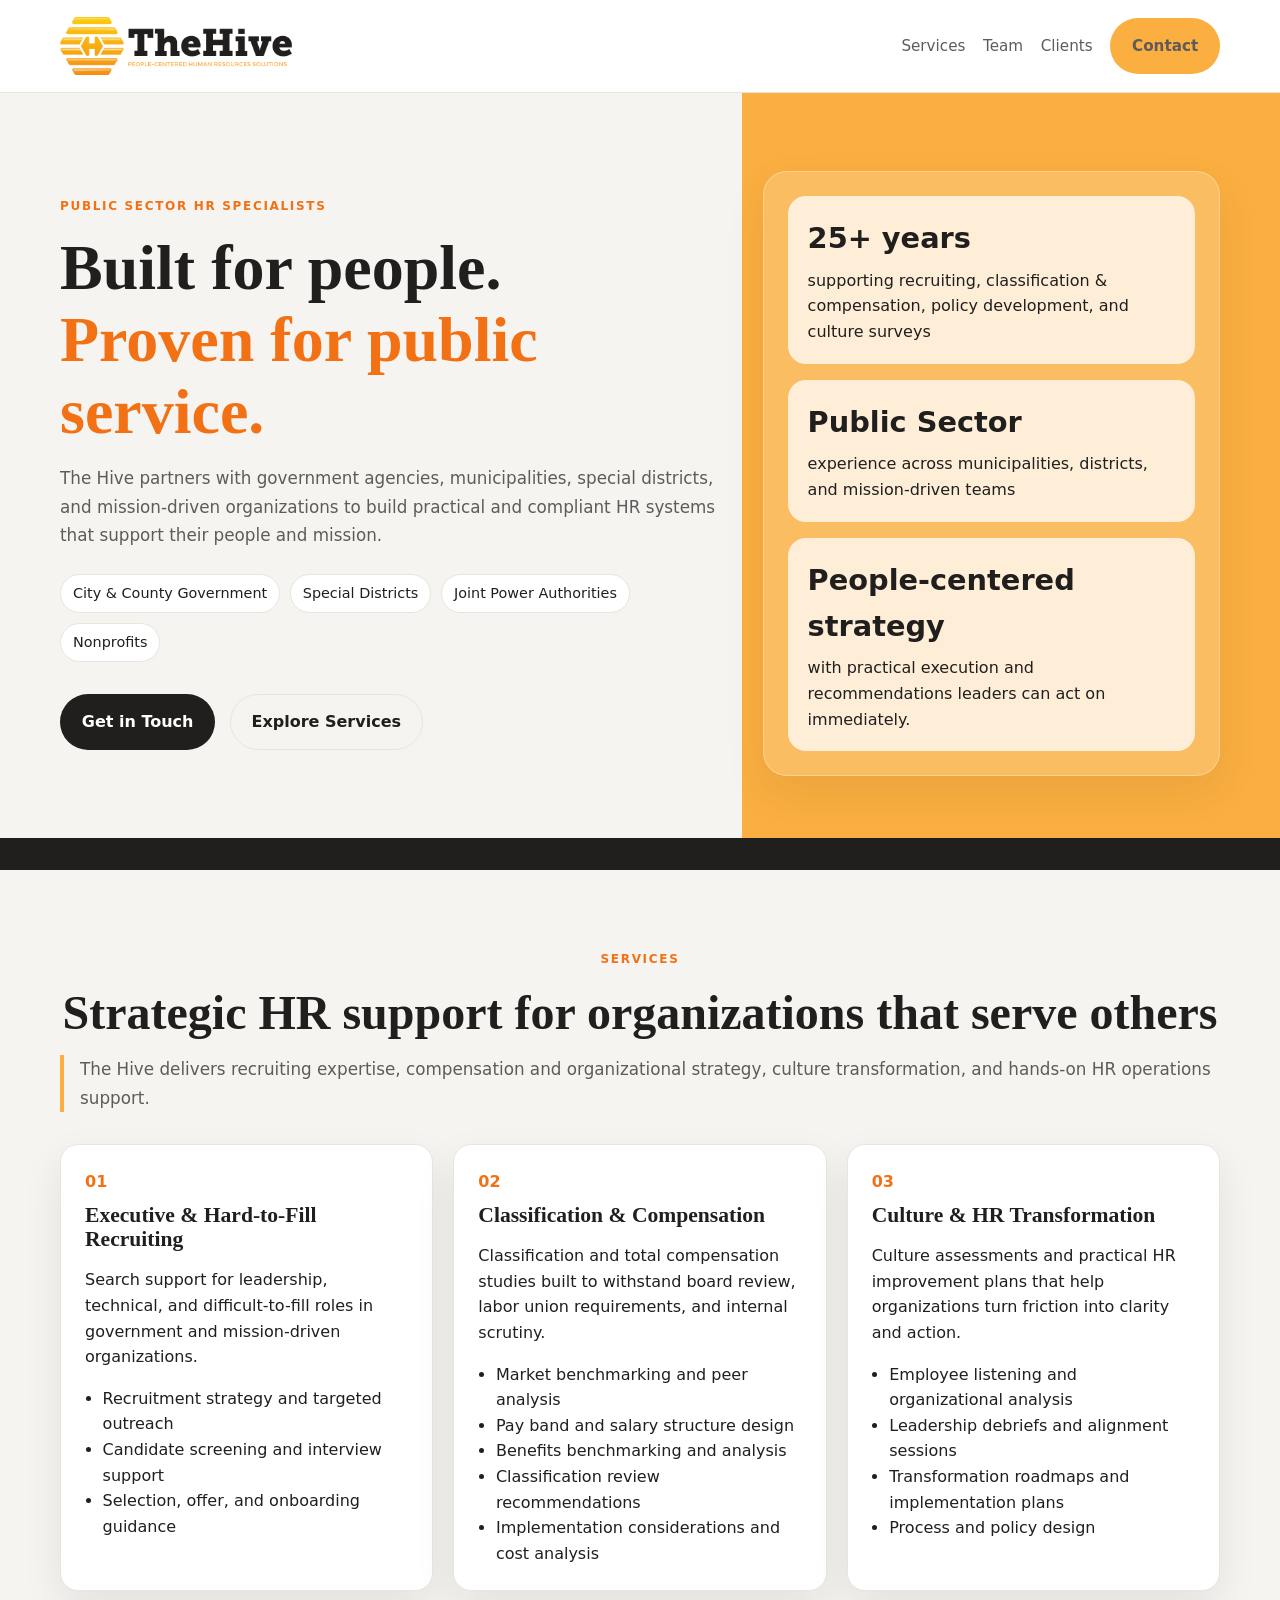
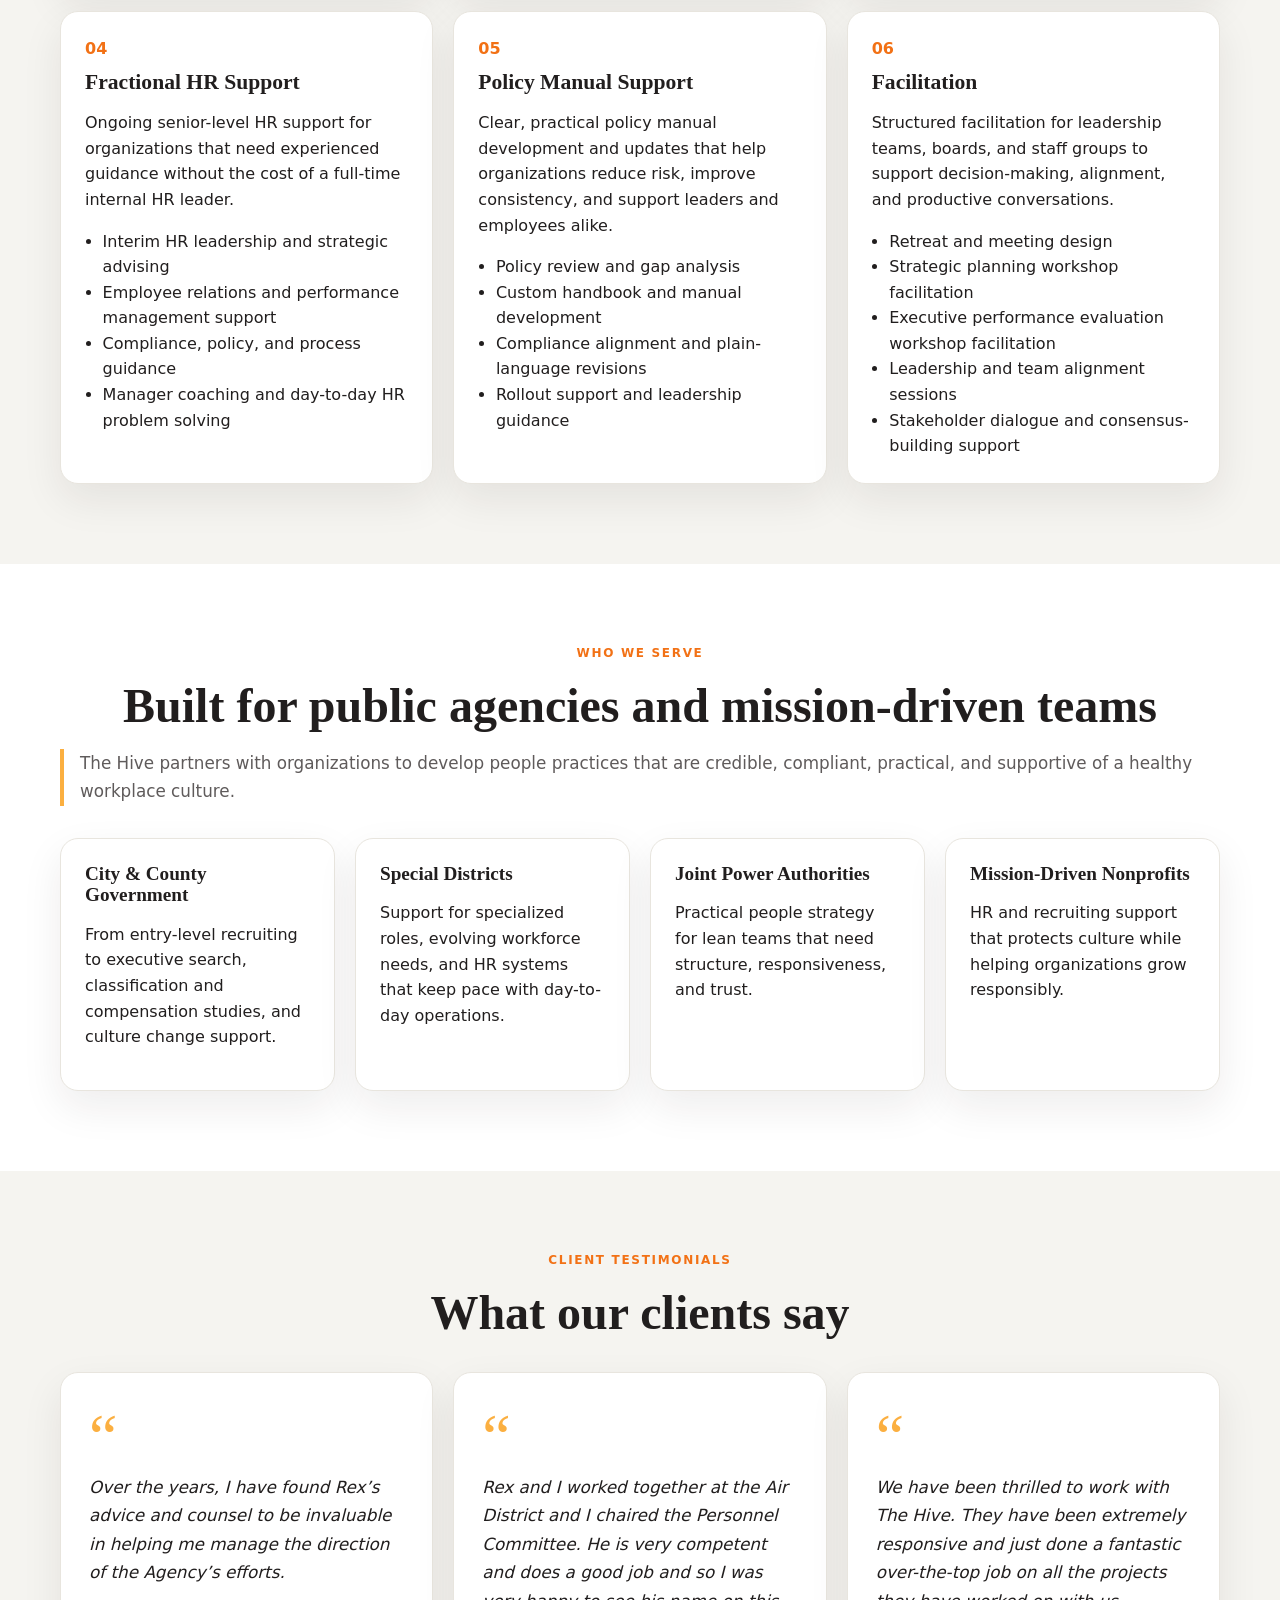
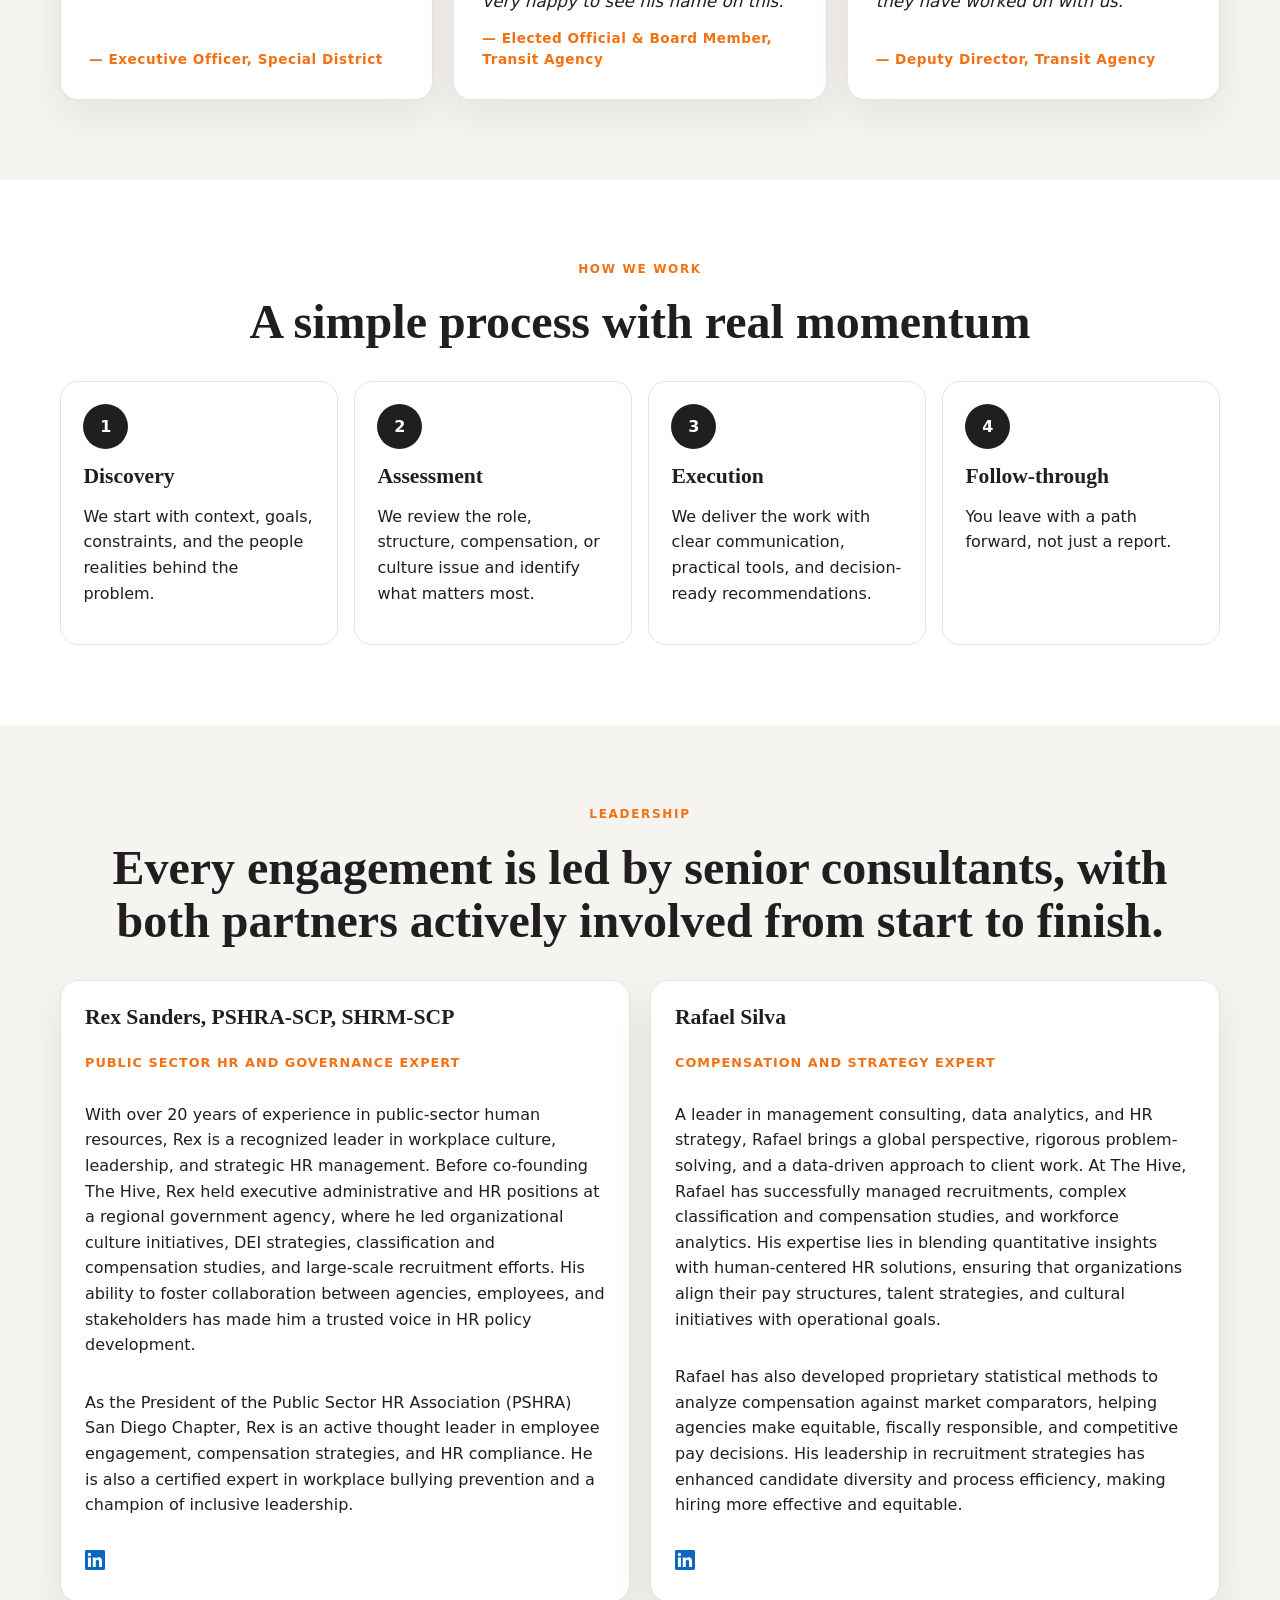
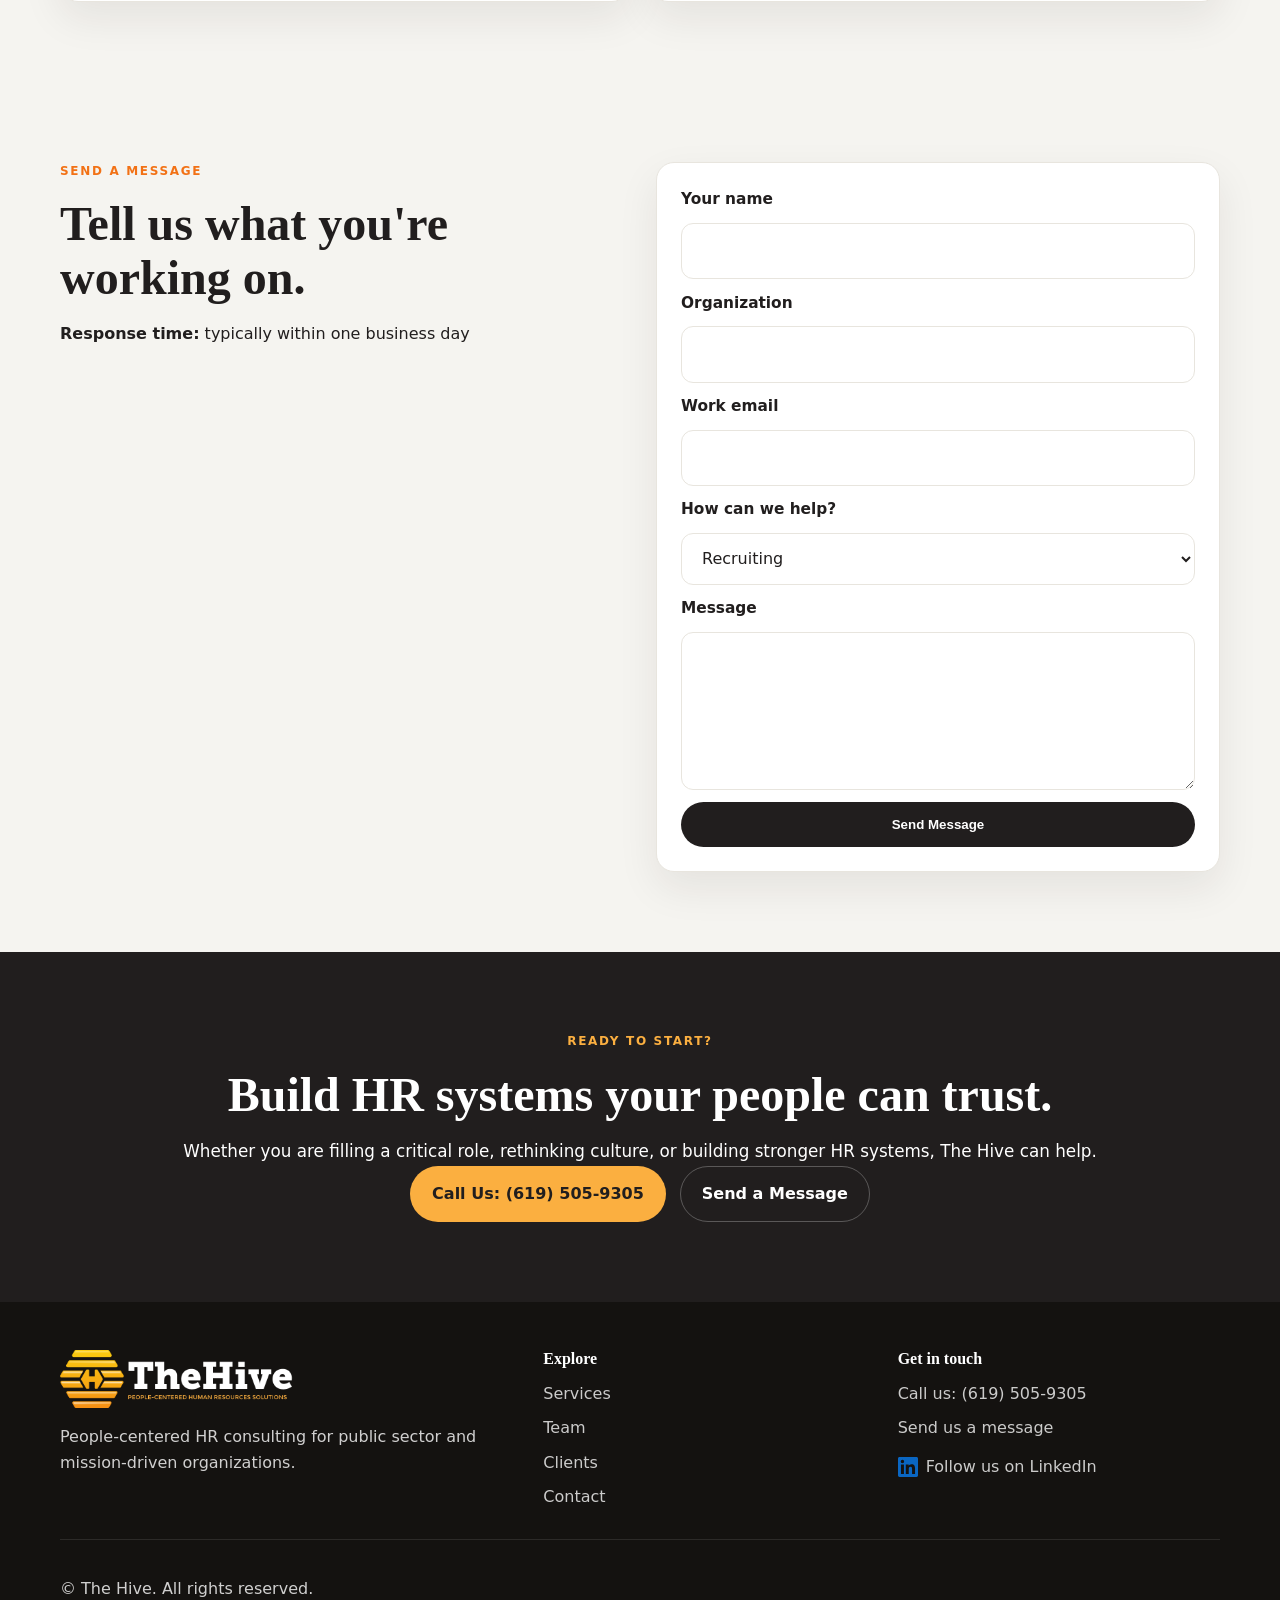
<file: index.html>
<!DOCTYPE html>
<html lang="en">
<head>
  <meta charset="UTF-8">
  <meta name="viewport" content="width=device-width, initial-scale=1.0">
  <title>The Hive | People-Centered Human Resources Solutions</title>
  <meta name="description" content="The Hive helps public agencies and mission-driven organizations build stronger recruiting, compensation, culture, and HR systems.">
  <meta name="theme-color" content="#FBAF40">
  <link rel="stylesheet" href="/styles.css">
  <link rel="icon" type="image/png" href="/assets/thehive-icon.png">
  <link rel="canonical" href="https://thehive.consulting/">
</head>
<body>
  <header class="site-header">
    <div class="wrap header-inner">
      <a class="brand" href="#top" aria-label="The Hive home">
        <img src="/assets/thehive-logo.png" alt="The Hive logo">
      </a>
      <nav class="site-nav" aria-label="Primary navigation">
        <a href="#services">Services</a>
        <a href="#team">Team</a>
        <a href="/clients">Clients</a>
        <a class="btn btn-gold" href="#contact">Contact</a>
      </nav>
    </div>
  </header>

  <main id="top">
    <section class="hero">
      <div class="wrap hero-grid">
        <div class="hero-copy">
          <p class="eyebrow">Public Sector HR Specialists</p>
          <h1>Built for people.<br><span class="hero-emphasis">Proven for public service.</span></h1>
          <p class="lead">The Hive partners with government agencies, municipalities, special districts, and mission-driven organizations to build practical and compliant HR systems that support their people and mission.</p>
          <div class="pill-row" aria-label="Sectors served">
            <span>City &amp; County Government</span>
            <span>Special Districts</span>
            <span>Joint Power Authorities</span>
            <span>Nonprofits</span>
          </div>
          <div class="hero-actions">
            <a class="btn btn-dark" href="#contact">Get in Touch</a>
            <a class="btn btn-outline" href="#services">Explore Services</a>
          </div>
        </div>
        <aside class="hero-panel" aria-label="Highlights">
          <div class="stat">
            <strong>25+ years</strong>
            <span>supporting recruiting, classification & compensation, policy development, and culture surveys</span>
          </div>
          <div class="stat">
            <strong>Public Sector</strong>
            <span>experience across municipalities, districts, and mission-driven teams</span>
          </div>
          <div class="stat quote-card">
            <strong>People-centered strategy</strong>
            <span>with practical execution and recommendations leaders can act on immediately.</span>
          </div>
        </aside>
      </div>
    </section>

    <section class="proof-bar">
      <div class="wrap proof-grid">
      </div>
    </section>

    <section class="section light" id="services">
      <div class="wrap narrow-center">
        <p class="section-label">Services</p>
        <h2>Strategic HR support for organizations that serve others</h2>
        <p class="section-intro services-intro">
          The Hive delivers recruiting expertise, compensation and organizational strategy, culture transformation, and hands-on HR operations support.
        </p>
      </div>

      <div class="wrap">
        <div class="card-grid three-up">
          <article class="info-card">
            <p class="card-number">01</p>
            <h3>Executive &amp; Hard-to-Fill Recruiting</h3>
            <p>Search support for leadership, technical, and difficult-to-fill roles in government and mission-driven organizations.</p>
            <ul>
              <li>Recruitment strategy and targeted outreach</li>
              <li>Candidate screening and interview support</li>
              <li>Selection, offer, and onboarding guidance</li>
            </ul>
          </article>

          <article class="info-card">
            <p class="card-number">02</p>
            <h3>Classification &amp; Compensation</h3>
            <p>Classification and total compensation studies built to withstand board review, labor union requirements, and internal scrutiny.</p>
            <ul>
              <li>Market benchmarking and peer analysis</li>
              <li>Pay band and salary structure design</li>
              <li>Benefits benchmarking and analysis</li>
              <li>Classification review recommendations</li>
              <li>Implementation considerations and cost analysis</li>
            </ul>
          </article>

          <article class="info-card">
            <p class="card-number">03</p>
            <h3>Culture &amp; HR Transformation</h3>
            <p>Culture assessments and practical HR improvement plans that help organizations turn friction into clarity and action.</p>
            <ul>
              <li>Employee listening and organizational analysis</li>
              <li>Leadership debriefs and alignment sessions</li>
              <li>Transformation roadmaps and implementation plans</li>
              <li>Process and policy design</li>
            </ul>
          </article>

          <article class="info-card">
            <p class="card-number">04</p>
            <h3>Fractional HR Support</h3>
            <p>Ongoing senior-level HR support for organizations that need experienced guidance without the cost of a full-time internal HR leader.</p>
            <ul>
              <li>Interim HR leadership and strategic advising</li>
              <li>Employee relations and performance management support</li>
              <li>Compliance, policy, and process guidance</li>
              <li>Manager coaching and day-to-day HR problem solving</li>
            </ul>
          </article>

          <article class="info-card">
            <p class="card-number">05</p>
            <h3>Policy Manual Support</h3>
            <p>Clear, practical policy manual development and updates that help organizations reduce risk, improve consistency, and support leaders and employees alike.</p>
            <ul>
              <li>Policy review and gap analysis</li>
              <li>Custom handbook and manual development</li>
              <li>Compliance alignment and plain-language revisions</li>
              <li>Rollout support and leadership guidance</li>
            </ul>
          </article>

          <article class="info-card">
            <p class="card-number">06</p>
            <h3>Facilitation</h3>
            <p>Structured facilitation for leadership teams, boards, and staff groups to support decision-making, alignment, and productive conversations.</p>
            <ul>
              <li>Retreat and meeting design</li>
              <li>Strategic planning workshop facilitation</li>
              <li>Executive performance evaluation workshop facilitation</li>
              <li>Leadership and team alignment sessions</li>
              <li>Stakeholder dialogue and consensus-building support</li>
            </ul>
          </article>
        </div>
      </div>
    </section>

    <section class="section" id="audience">
      <div class="wrap narrow-center">
        <p class="section-label">Who We Serve</p>
        <h2>Built for public agencies and mission-driven teams</h2>
        <p class="section-intro audience-intro">The Hive partners with organizations to develop people practices that are credible, compliant, practical, and supportive of a healthy workplace culture.</p>
      </div>
      <div class="wrap card-grid four-up audience-grid">
        <article class="audience-card"><h3>City &amp; County Government</h3><p>From entry-level recruiting to executive search, classification and compensation studies, and culture change support.</p></article>
        <article class="audience-card"><h3>Special Districts</h3><p>Support for specialized roles, evolving workforce needs, and HR systems that keep pace with day-to-day operations.</p></article>
        <article class="audience-card"><h3>Joint Power Authorities</h3><p>Practical people strategy for lean teams that need structure, responsiveness, and trust.</p></article>
        <article class="audience-card"><h3>Mission-Driven Nonprofits</h3><p>HR and recruiting support that protects culture while helping organizations grow responsibly.</p></article>
      </div>
    </section>

    <section class="section light" id="testimonials">
      <div class="wrap narrow-center">
        <p class="section-label">Client Testimonials</p>
        <h2>What our clients say</h2>
      </div>
      <div class="wrap card-grid three-up">
        <article class="testimonial-card">
          <div class="testimonial-quote">&#8220;</div>
          <blockquote>
            <p>Over the years, I have found Rex’s advice and counsel to be invaluable in helping me manage the direction of the Agency’s efforts.</p>
          </blockquote>
          <cite>&mdash; Executive Officer, Special District</cite>
        </article>
        <article class="testimonial-card">
          <div class="testimonial-quote">&#8220;</div>
          <blockquote>
            <p>Rex and I worked together at the Air District and I chaired the Personnel Committee. He is very competent and does a good job and so I was very happy to see his name on this.</p>
          </blockquote>
          <cite>&mdash; Elected Official &amp; Board Member, Transit Agency</cite>
        </article>
        <article class="testimonial-card">
          <div class="testimonial-quote">&#8220;</div>
          <blockquote>
            <p>We have been thrilled to work with The Hive. They have been extremely responsive and just done a fantastic over-the-top job on all the projects they have worked on with us.</p>
          </blockquote>
          <cite>&mdash; Deputy Director, Transit Agency</cite>
        </article>
      </div>
    </section>

    <section class="section" id="process">
      <div class="wrap narrow-center">
        <p class="section-label">How We Work</p>
        <h2>A simple process with real momentum</h2>
      </div>
      <div class="wrap steps-grid">
        <article><span>1</span><h3>Discovery</h3><p>We start with context, goals, constraints, and the people realities behind the problem.</p></article>
        <article><span>2</span><h3>Assessment</h3><p>We review the role, structure, compensation, or culture issue and identify what matters most.</p></article>
        <article><span>3</span><h3>Execution</h3><p>We deliver the work with clear communication, practical tools, and decision-ready recommendations.</p></article>
        <article><span>4</span><h3>Follow-through</h3><p>You leave with a path forward, not just a report.</p></article>
      </div>
    </section>

    <section class="section light" id="team">
      <div class="wrap narrow-center">
        <p class="section-label">Leadership</p>
        <h2>Every engagement is led by senior consultants, with both partners actively involved from start to finish.</h2>
      </div>
      <div class="wrap card-grid two-up">
        <article class="team-card">
          <h3>Rex Sanders, PSHRA-SCP, SHRM-SCP</h3>
          <p class="role">Public Sector HR and Governance Expert</p>
          <p>With over 20 years of experience in public-sector human resources, Rex is a recognized leader in workplace culture, leadership, and strategic HR management. Before co-founding The Hive, Rex held executive administrative and HR positions at a regional government agency, where he led organizational culture initiatives, DEI strategies, classification and compensation studies, and large-scale recruitment efforts. His ability to foster collaboration between agencies, employees, and stakeholders has made him a trusted voice in HR policy development.</p>
          <p>As the President of the Public Sector HR Association (PSHRA) San Diego Chapter, Rex is an active thought leader in employee engagement, compensation strategies, and HR compliance. He is also a certified expert in workplace bullying prevention and a champion of inclusive leadership.</p>
          <div class="team-actions">
            <a class="linkedin-link" href="https://www.linkedin.com/in/rexsanders/" target="_blank" rel="noopener noreferrer" aria-label="Rex Sanders on LinkedIn">
              <img src="/assets/linkedin-icon.svg" alt="" class="linkedin-icon">
            </a>
          </div>
        </article>
        <article class="team-card">
          <h3>Rafael Silva</h3>
          <p class="role">Compensation and strategy expert</p>
          <p>A leader in management consulting, data analytics, and HR strategy, Rafael brings a global perspective, rigorous problem-solving, and a data-driven approach to client work. At The Hive, Rafael has successfully managed recruitments, complex classification and compensation studies, and workforce analytics. His expertise lies in blending quantitative insights with human-centered HR solutions, ensuring that organizations align their pay structures, talent strategies, and cultural initiatives with operational goals.</p>
          <p>Rafael has also developed proprietary statistical methods to analyze compensation against market comparators, helping agencies make equitable, fiscally responsible, and competitive pay decisions. His leadership in recruitment strategies has enhanced candidate diversity and process efficiency, making hiring more effective and equitable.</p>
          <div class="team-actions">
            <a class="linkedin-link" href="https://www.linkedin.com/in/rafael-a-silva/" target="_blank" rel="noopener noreferrer" aria-label="Rafael Silva on LinkedIn">
              <img src="/assets/linkedin-icon.svg" alt="" class="linkedin-icon">
            </a>
          </div>
        </article>
      </div>
    </section>

    <section class="section light" id="contact">
      <div class="wrap split-grid contact-grid">
        <div>
          <p class="section-label">Send a Message</p>
          <h2>Tell us what you're working on.</h2>
          <div class="contact-details">
            <p><strong>Response time:</strong> typically within one business day</p>
          </div>
        </div>
        <div class="form-shell">
          <form name="contact" method="POST" data-netlify="true" netlify-honeypot="bot-field" action="/thanks.html" class="contact-form">
            <input type="hidden" name="form-name" value="contact">
            <p class="bot-field-wrapper" aria-hidden="true">
              <label>Bots: <input name="bot-field" tabindex="-1" autocomplete="off"></label>
            </p>

            <label for="name">Your name</label>
            <input id="name" name="name" type="text" required>

            <label for="organization">Organization</label>
            <input id="organization" name="organization" type="text">

            <label for="email">Work email</label>
            <input id="email" name="email" type="email" required>

            <label for="help_type">How can we help?</label>
            <select id="help_type" name="help_type">
              <option value="Recruiting">Recruiting</option>
              <option value="Classification">Classification</option>
              <option value="Compensation">Compensation</option>
              <option value="Culture">Culture</option>
              <option value="HR Operations">HR Operations</option>
              <option value="General Inquiry">General Inquiry</option>
            </select>

            <label for="message">Message</label>
            <textarea id="message" name="message" rows="5" required></textarea>

            <button class="btn btn-dark" type="submit">Send Message</button>
          </form>
        </div>
      </div>
    </section>

    <section class="section cta-band">
      <div class="wrap narrow-center cta-center">
        <p class="section-label on-dark">Ready to Start?</p>
        <h2 class="on-dark">Build HR systems your people can trust.</h2>
        <p class="section-intro on-dark">Whether you are filling a critical role, rethinking culture, or building stronger HR systems, The Hive can help.
        </p>
        <div class="hero-actions center">
          <a class="btn btn-gold" href="tel:+16195059305">Call Us: (619) 505-9305</a>
          <a class="btn btn-outline-light" href="#contact">Send a Message</a>
        </div>
      </div>
    </section>
  </main>

  <footer class="site-footer">
    <div class="wrap footer-grid">
      <div>
        <img class="footer-logo" src="/assets/thehive-logo-black.png" alt="The Hive logo">
        <p>People-centered HR consulting for public sector and mission-driven organizations.</p>
      </div>
      <div>
        <h3>Explore</h3>
        <a href="#services">Services</a>
        <a href="#team">Team</a>
        <a href="/clients">Clients</a>
        <a href="#contact">Contact</a>
      </div>
      <div>
        <h3>Get in touch</h3>
        <a href="tel:+16195059305">Call us: (619) 505-9305</a>
        <a href="#contact">Send us a message</a>
        <a class="footer-linkedin" href="https://www.linkedin.com/company/the_hive_consulting/" target="_blank" rel="noopener noreferrer">
          <img src="/assets/linkedin-icon.svg" alt="LinkedIn" class="linkedin-icon">
          Follow us on LinkedIn
        </a>
      </div>
    </div>
    <div class="wrap footer-bottom">
      <p>&copy; The Hive. All rights reserved.</p>
    </div>
  </footer>
</body>
</html>
</file>
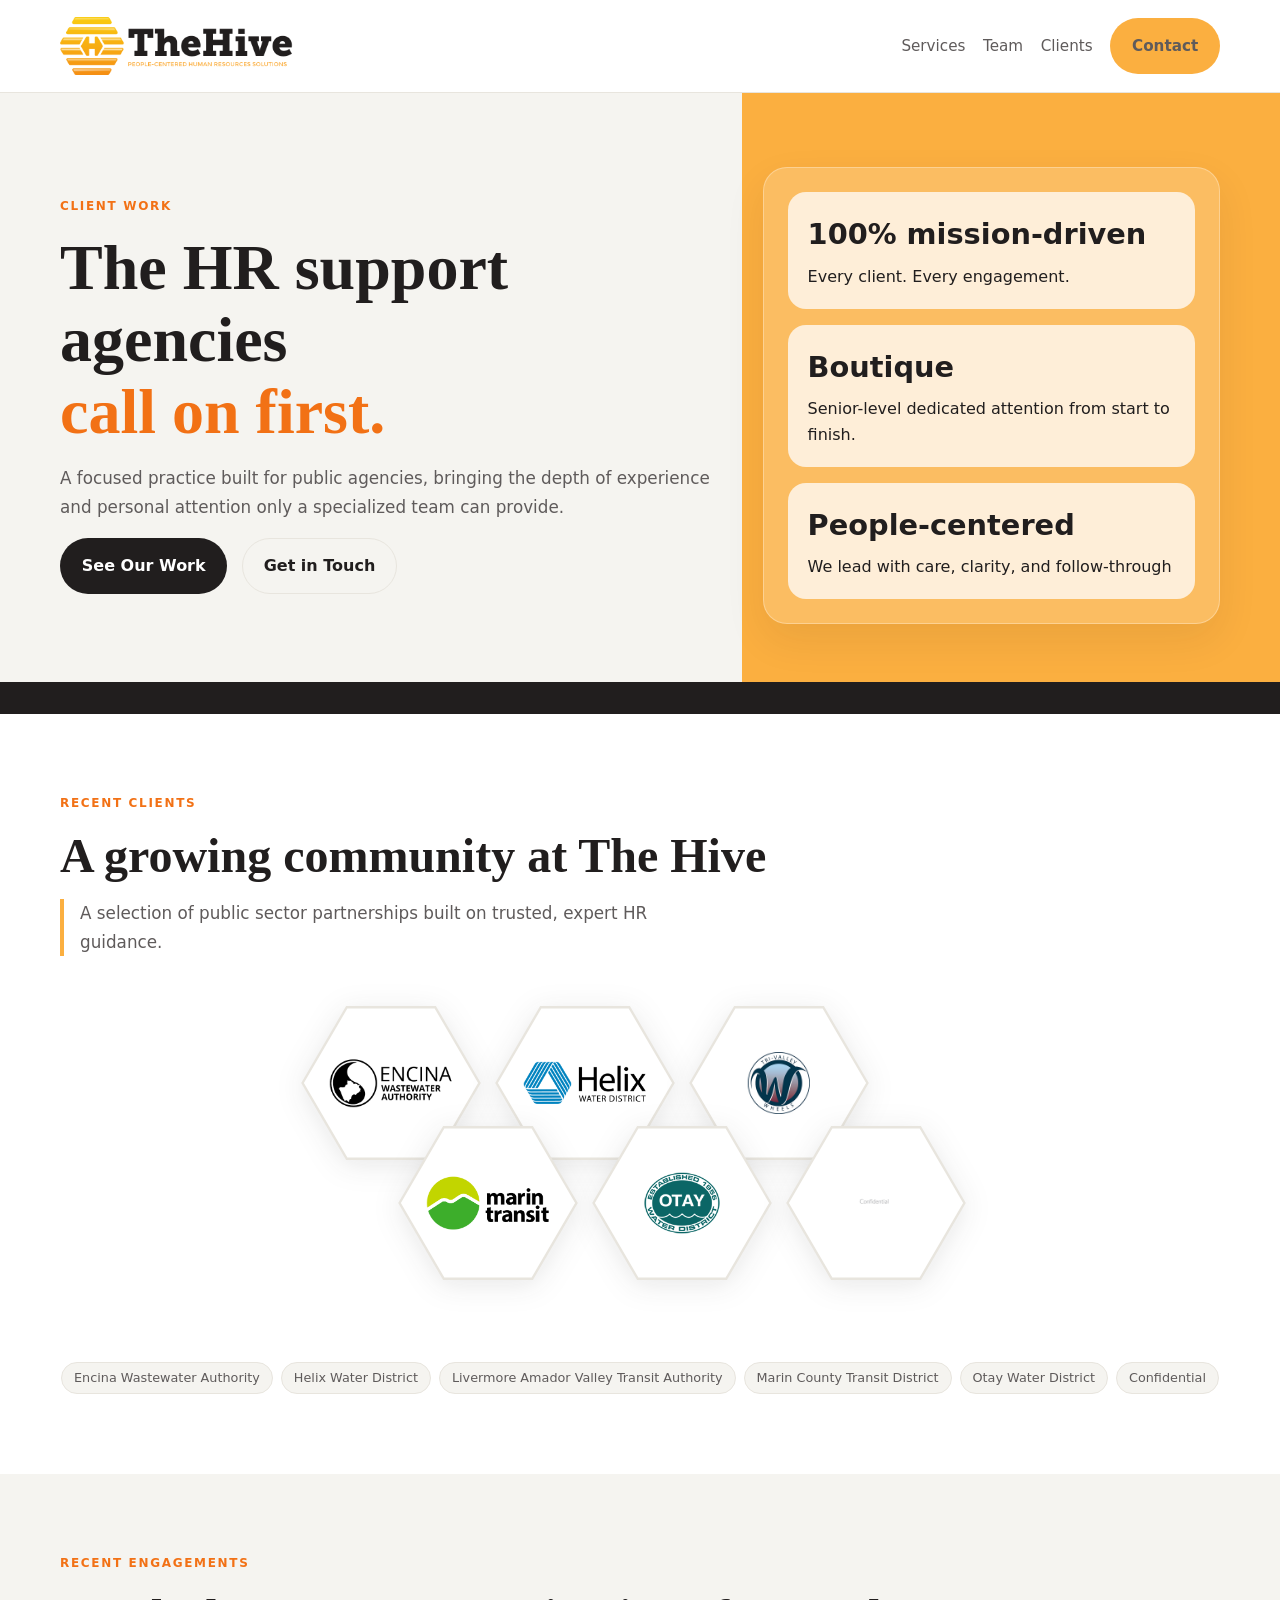
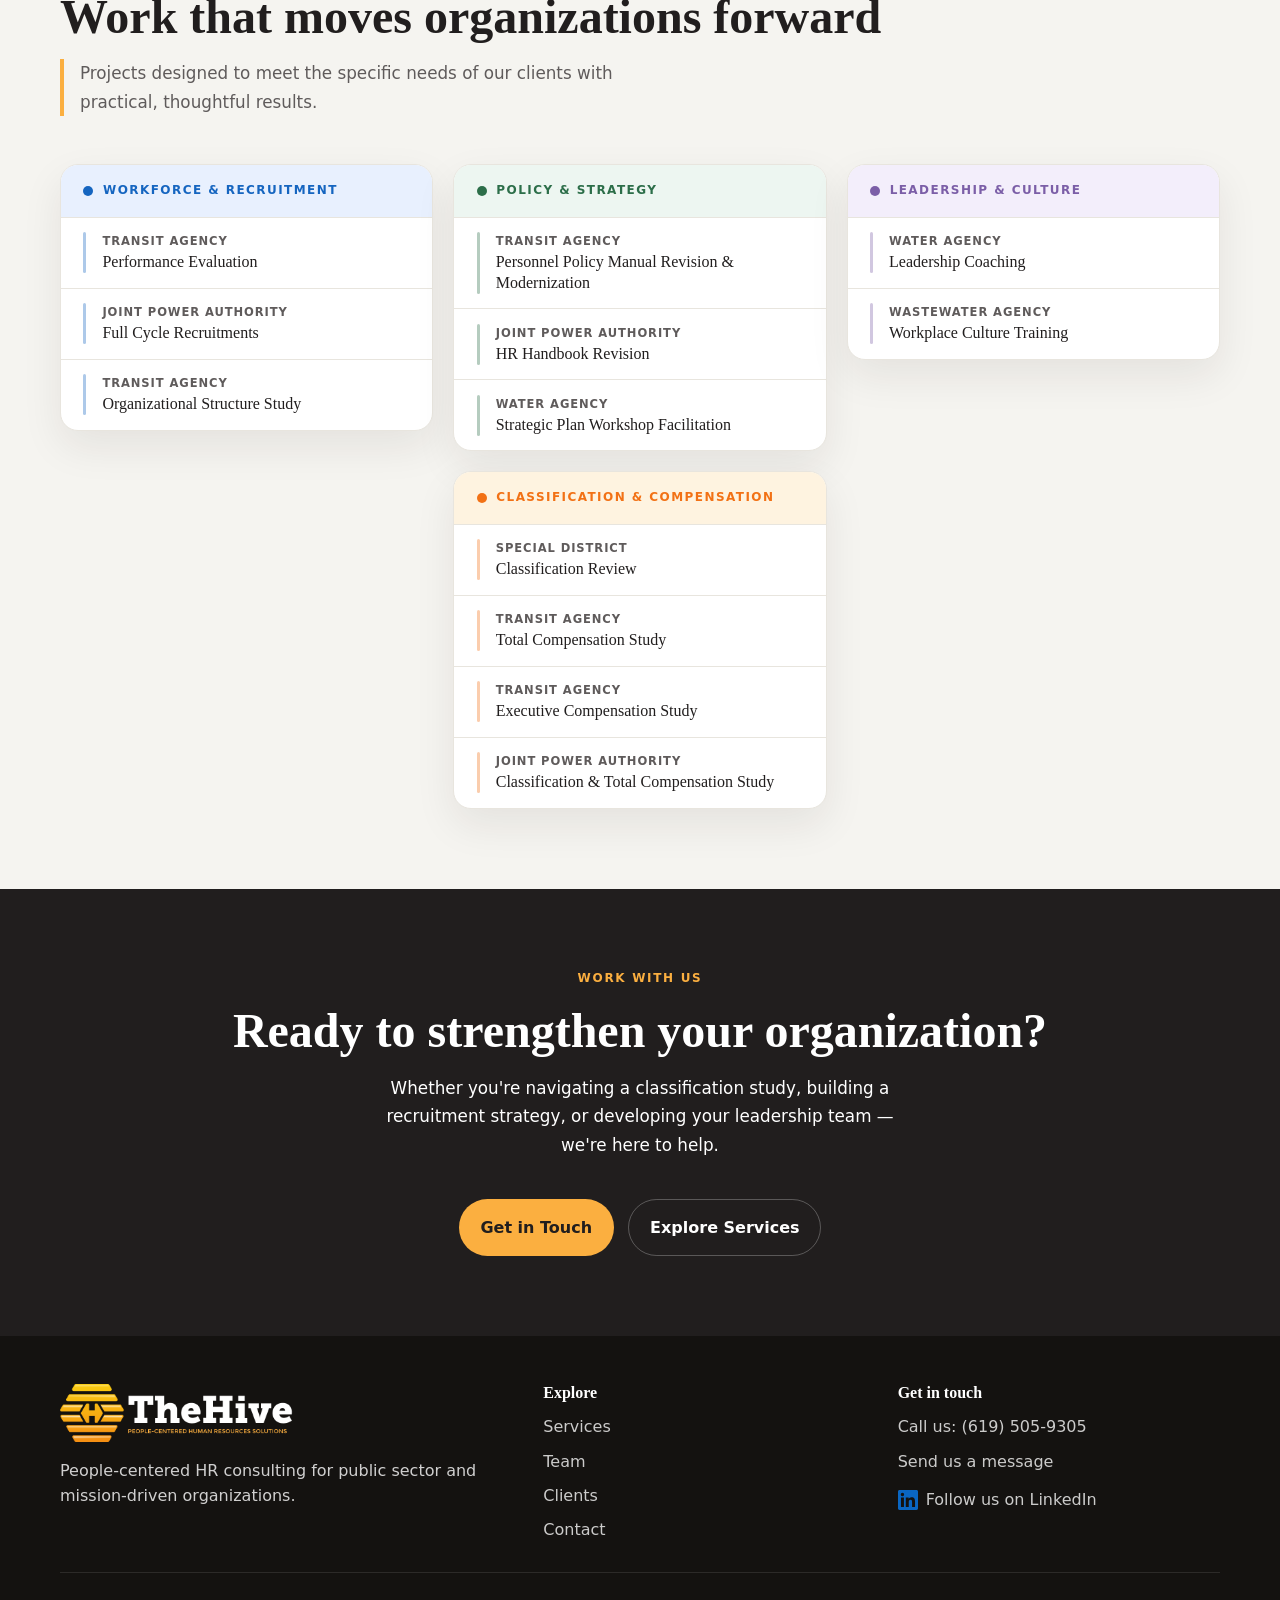
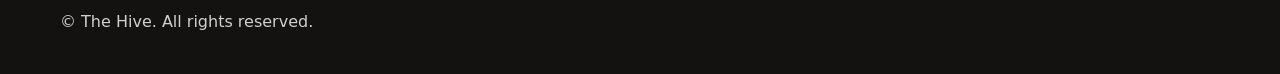
<file: clients.html>
<!DOCTYPE html>
<html lang="en">
<head>
  <meta charset="UTF-8">
  <meta name="viewport" content="width=device-width, initial-scale=1.0">
  <title>Clients | The Hive Consulting</title>
  <meta name="description" content="The Hive partners with California public agencies — transportation, water, and wastewater districts — on compensation, classification, recruiting, and organizational strategy.">
  <meta name="theme-color" content="#FBAF40">
  <link rel="stylesheet" href="/styles.css">
  <link rel="stylesheet" href="/clients.css">
  <link rel="icon" type="image/png" href="/assets/thehive-icon.png">
  <link rel="canonical" href="https://thehive.consulting/clients">

</head>
<body>

  <!-- ── HEADER ─────────────────────────────────────────────────────────── -->
  <header class="site-header">
    <div class="wrap header-inner">
      <a class="brand" href="/" aria-label="The Hive home">
        <img src="/assets/thehive-logo.png" alt="The Hive logo">
      </a>
      <nav class="site-nav" aria-label="Primary navigation">
        <a href="/#services">Services</a>
        <a href="/#team">Team</a>
        <a href="/clients" aria-current="page">Clients</a>
        <a class="btn btn-gold" href="/#contact">Contact</a>
      </nav>
    </div>
  </header>

  <main id="top">

    <!-- ── HERO ──────────────────────────────────────────────────────────── -->
    <section class="hero">
      <div class="wrap hero-grid">

        <div class="hero-copy">
          <p class="eyebrow">Client Work</p>
          <h1>The HR support agencies<br>
            <span class="hero-emphasis">call on first.</span>
          </h1>
          <p class="lead">A focused practice built for public agencies, bringing the depth of experience and personal attention only a specialized team can provide.</p>
          <div class="hero-actions">
            <a class="btn btn-dark" href="#engagements">See Our Work</a>
            <a class="btn btn-outline" href="/#contact">Get in Touch</a>
          </div>
        </div>

        <aside class="hero-panel" aria-label="Why The Hive">
          <div class="stat">
            <strong>100% mission-driven</strong>
            <span>Every client. Every engagement.</span>
          </div>
          <div class="stat">
            <strong>Boutique</strong>
            <span>Senior-level dedicated attention from start to finish.</span>
          </div>
          <div class="stat">
            <strong>People-centered</strong>
            <span>We lead with care, clarity, and follow-through</span>
          </div>
        </aside>

      </div>
    </section>

    <!-- ── PROOF BAR ──────────────────────────────────────────────────────── -->
    <section class="proof-bar">
      <div class="wrap proof-grid">
      </div>
    </section>

    <!-- ── CLIENTS HONEYCOMB ──────────────────────────────────────────────── -->
    <section class="section" id="clients">
      <div class="wrap">
        <p class="section-label">Recent Clients</p>
        <h2>A growing community at The Hive</h2>
        <p class="section-intro clients-intro">
          A selection of public sector partnerships built on trusted, expert HR guidance.
        </p>

        <div class="hex-grid-outer">
          <div class="hex-grid-container">

            <!-- Row 0 ─────────────────────────────────────────────────────── -->

            <!-- Cell 0 — Encina Wastewater Authority -->
            <a class="hex-cell" href="https://www.encinajpa.com" target="_blank" rel="noopener noreferrer" aria-label="Visit Encina Wastewater Authority website" title="Encina Wastewater Authority"
               style="left:0px; top:0px;">
              <svg viewBox="0 0 114 100" width="180" height="158" style="position:absolute;inset:0;overflow:visible;">
                <polygon class="hex-poly" points="29,2 85,2 113,50 85,98 29,98 1,50"/>
              </svg>
              <div class="hex-content">
                <img class="hex-logo" src="/assets/encina-logo.png" alt="Encina Wastewater Authority"
                     onerror="this.closest('.hex-content').classList.add('logo-failed')">
                <span class="hex-fallback">EWA</span>
              </div>
              <div class="hex-tooltip">Encina Wastewater Authority</div>
            </a>

            <!-- Cell 1 — Helix Water District -->
            <a class="hex-cell" href="https://www.hwd.com" target="_blank" rel="noopener noreferrer" aria-label="Visit Helix Water District website" title="Helix Water District"
               style="left:194px; top:0px;">
              <svg viewBox="0 0 114 100" width="180" height="158" style="position:absolute;inset:0;overflow:visible;">
                <polygon class="hex-poly" points="29,2 85,2 113,50 85,98 29,98 1,50"/>
              </svg>
              <div class="hex-content">
                <img class="hex-logo" src="/assets/helix-logo.png" alt="Helix Water District"
                     onerror="this.closest('.hex-content').classList.add('logo-failed')">
                <span class="hex-fallback">HWD</span>
              </div>
              <div class="hex-tooltip">Helix Water District</div>
            </a>

            <!-- Cell 2 — LAVTA -->
            <a class="hex-cell" href="https://www.wheelsbus.com" target="_blank" rel="noopener noreferrer" aria-label="Visit Livermore Amador Valley Transit Authority website" title="Livermore Amador Valley Transit Authority"
               style="left:388px; top:0px;">
              <svg viewBox="0 0 114 100" width="180" height="158" style="position:absolute;inset:0;overflow:visible;">
                <polygon class="hex-poly" points="29,2 85,2 113,50 85,98 29,98 1,50"/>
              </svg>
              <div class="hex-content">
                <img class="hex-logo" src="/assets/lavta-logo.png" alt="Livermore Amador Valley Transit Authority"
                     onerror="this.closest('.hex-content').classList.add('logo-failed')">
                <span class="hex-fallback">LAVTA</span>
              </div>
              <div class="hex-tooltip">Livermore Amador Valley Transit Authority (LAVTA)</div>
            </a>

            <!-- Row 1 (offset) ──────────────────────────────────────────── -->

            <!-- Cell 3 — Marin Transit -->
            <a class="hex-cell" href="https://www.marintransit.org" target="_blank" rel="noopener noreferrer" aria-label="Visit Marin Transit website" title="Marin Transit"
               style="left:97px; top:120px;">
              <svg viewBox="0 0 114 100" width="180" height="158" style="position:absolute;inset:0;overflow:visible;">
                <polygon class="hex-poly" points="29,2 85,2 113,50 85,98 29,98 1,50"/>
              </svg>
              <div class="hex-content">
                <img class="hex-logo" src="/assets/marin-transit-logo.png" alt="Marin Transit"
                     onerror="this.closest('.hex-content').classList.add('logo-failed')">
                <span class="hex-fallback">MT</span>
              </div>
              <div class="hex-tooltip">Marin County Transit District (Marin Transit)</div>
            </a>

            <!-- Cell 4 — Otay Water District -->
            <a class="hex-cell" href="https://www.otaywater.gov" target="_blank" rel="noopener noreferrer" aria-label="Visit Otay Water District website" title="Otay Water District"
               style="left:291px; top:120px;">
              <svg viewBox="0 0 114 100" width="180" height="158" style="position:absolute;inset:0;overflow:visible;">
                <polygon class="hex-poly" points="29,2 85,2 113,50 85,98 29,98 1,50"/>
              </svg>
              <div class="hex-content">
                <img class="hex-logo" src="/assets/otay-logo.png" alt="Otay Water District"
                     onerror="this.closest('.hex-content').classList.add('logo-failed')">
                <span class="hex-fallback">OWD</span>
              </div>
              <div class="hex-tooltip">Otay Water District</div>
            </a>

            <!-- Cell 5 — Confidential -->
            <a class="hex-cell" href=" target="_blank" rel="noopener noreferrer" aria-label="Visit Confidential website" title="Confidential"
               style="left:485px; top:120px;">
              <svg viewBox="0 0 114 100" width="180" height="158" style="position:absolute;inset:0;overflow:visible;">
                <polygon class="hex-poly" points="29,2 85,2 113,50 85,98 29,98 1,50"/>
              </svg>
              <div class="hex-content">
                <img class="hex-logo" src="/assets/confidential-logo.png" alt="Confidential"
                     onerror="this.closest('.hex-content').classList.add('logo-failed')">
                <span class="hex-fallback">SCT</span>
              </div>
              <div class="hex-tooltip">Confidential</div>
            </a>

          </div><!-- /.hex-grid-container -->
        </div><!-- /.hex-grid-outer -->

        <!-- Legend -->
        <div class="client-legend">
          <span class="client-pill">Encina Wastewater Authority</span>
          <span class="client-pill">Helix Water District</span>
          <span class="client-pill">Livermore Amador Valley Transit Authority</span>
          <span class="client-pill">Marin County Transit District</span>
          <span class="client-pill">Otay Water District</span>
          <span class="client-pill">Confidential</span>
        </div>

      </div>
    </section>

    <!-- ── ENGAGEMENTS ────────────────────────────────────────────────────── -->
    <section class="section light" id="engagements">
      <div class="wrap">
        <p class="section-label">Recent Engagements</p>
        <h2>Work that moves organizations forward</h2>
        <p class="section-intro clients-intro">
          Projects designed to meet the specific needs of our clients with practical, thoughtful results.
        </p>

        <div class="engagement-grid">

          <!-- Workforce & Recruitment -->
          <div class="engagement-category">
            <div class="engagement-cat-header engagement-cat-header--workforce">
              <span class="engagement-cat-dot engagement-cat-dot--workforce"></span>
              <span class="engagement-cat-label engagement-cat-label--workforce">Workforce & Recruitment</span>
            </div>
            <div class="engagement-row">
              <div class="engagement-bar engagement-bar--workforce"></div>
              <div><p class="engagement-client">Transit Agency</p><p class="engagement-title">Performance Evaluation</p></div>
            </div>
            <div class="engagement-row">
              <div class="engagement-bar engagement-bar--workforce"></div>
              <div><p class="engagement-client">Joint Power Authority</p><p class="engagement-title">Full Cycle Recruitments</p></div>
            </div>
            <div class="engagement-row">
              <div class="engagement-bar engagement-bar--workforce"></div>
              <div><p class="engagement-client">Transit Agency</p><p class="engagement-title">Organizational Structure Study</p></div>
            </div>
          </div>

          <!-- Policy & Strategy -->
          <div class="engagement-category">
            <div class="engagement-cat-header engagement-cat-header--policy">
              <span class="engagement-cat-dot engagement-cat-dot--policy"></span>
              <span class="engagement-cat-label engagement-cat-label--policy">Policy &amp; Strategy</span>
            </div>
            <div class="engagement-row">
              <div class="engagement-bar engagement-bar--policy"></div>
              <div><p class="engagement-client">Transit Agency</p><p class="engagement-title">Personnel Policy Manual Revision &amp; Modernization</p></div>
            </div>
            <div class="engagement-row">
              <div class="engagement-bar engagement-bar--policy"></div>
              <div><p class="engagement-client">Joint Power Authority</p><p class="engagement-title">HR Handbook Revision</p></div>
            </div>
            <div class="engagement-row">
              <div class="engagement-bar engagement-bar--policy"></div>
              <div><p class="engagement-client">Water Agency</p><p class="engagement-title">Strategic Plan Workshop Facilitation</p></div>
            </div>
          </div>

          <!-- Leadership & Culture -->
          <div class="engagement-category">
            <div class="engagement-cat-header engagement-cat-header--leadership">
              <span class="engagement-cat-dot engagement-cat-dot--leadership"></span>
              <span class="engagement-cat-label engagement-cat-label--leadership">Leadership &amp; Culture</span>
            </div>
            <div class="engagement-row">
              <div class="engagement-bar engagement-bar--leadership"></div>
              <div><p class="engagement-client">Water Agency</p><p class="engagement-title">Leadership Coaching</p></div>
            </div>
            <div class="engagement-row">
              <div class="engagement-bar engagement-bar--leadership"></div>
              <div><p class="engagement-client">Wastewater Agency</p><p class="engagement-title">Workplace Culture Training</p></div>
            </div>
          </div>

          <!-- Classification & Compensation -->
          <div class="engagement-category engagement-category-bottom">
            <div class="engagement-cat-header engagement-cat-header--classification">
              <span class="engagement-cat-dot engagement-cat-dot--classification"></span>
              <span class="engagement-cat-label engagement-cat-label--classification">Classification &amp; Compensation</span>
            </div>
            <div class="engagement-row">
              <div class="engagement-bar engagement-bar--classification"></div>
              <div><p class="engagement-client">Special District</p><p class="engagement-title">Classification Review</p></div>
            </div>
            <div class="engagement-row">
              <div class="engagement-bar engagement-bar--classification"></div>
              <div><p class="engagement-client">Transit Agency</p><p class="engagement-title">Total Compensation Study</p></div>
            </div>
            <div class="engagement-row">
              <div class="engagement-bar engagement-bar--classification"></div>
              <div><p class="engagement-client">Transit Agency</p><p class="engagement-title">Executive Compensation Study</p></div>
            </div>
            <div class="engagement-row">
              <div class="engagement-bar engagement-bar--classification"></div>
              <div><p class="engagement-client">Joint Power Authority</p><p class="engagement-title">Classification &amp; Total Compensation Study</p></div>
            </div>
          </div>

        </div><!-- /.engagement-grid -->
      </div>
    </section>

    <!-- ── CTA BAND ────────────────────────────────────────────────────────── -->
    <section class="section cta-band">
      <div class="wrap narrow-center cta-center">
        <p class="section-label on-dark">Work with us</p>
        <h2 class="on-dark">Ready to strengthen your organization?</h2>
        <p class="section-intro on-dark">Whether you're navigating a classification study, building a recruitment strategy, or developing your leadership team — we're here to help.</p>
        <div class="hero-actions center">
          <a class="btn btn-gold" href="/#contact">Get in Touch</a>
          <a class="btn btn-outline-light" href="/#services">Explore Services</a>
        </div>
      </div>
    </section>

  </main>

  <!-- ── FOOTER ─────────────────────────────────────────────────────────── -->
  <footer class="site-footer">
    <div class="wrap footer-grid">
      <div>
        <img class="footer-logo" src="/assets/thehive-logo-black.png" alt="The Hive logo">
        <p>People-centered HR consulting for public sector and mission-driven organizations.</p>
      </div>
      <div>
        <h3>Explore</h3>
        <a href="/#services">Services</a>
        <a href="/#team">Team</a>
        <a href="/clients">Clients</a>
        <a href="/#contact">Contact</a>
      </div>
      <div>
        <h3>Get in touch</h3>
        <a href="tel:+16195059305">Call us: (619) 505-9305</a>
        <a href="/#contact">Send us a message</a>
        <a class="footer-linkedin" href="https://www.linkedin.com/company/the_hive_consulting/" target="_blank" rel="noopener noreferrer">
          <img src="/assets/linkedin-icon.svg" alt="LinkedIn" class="linkedin-icon">
          Follow us on LinkedIn
        </a>
      </div>
    </div>
    <div class="wrap footer-bottom">
      <p>&copy; The Hive. All rights reserved.</p>
    </div>
  </footer>

</body>
</html>
</file>
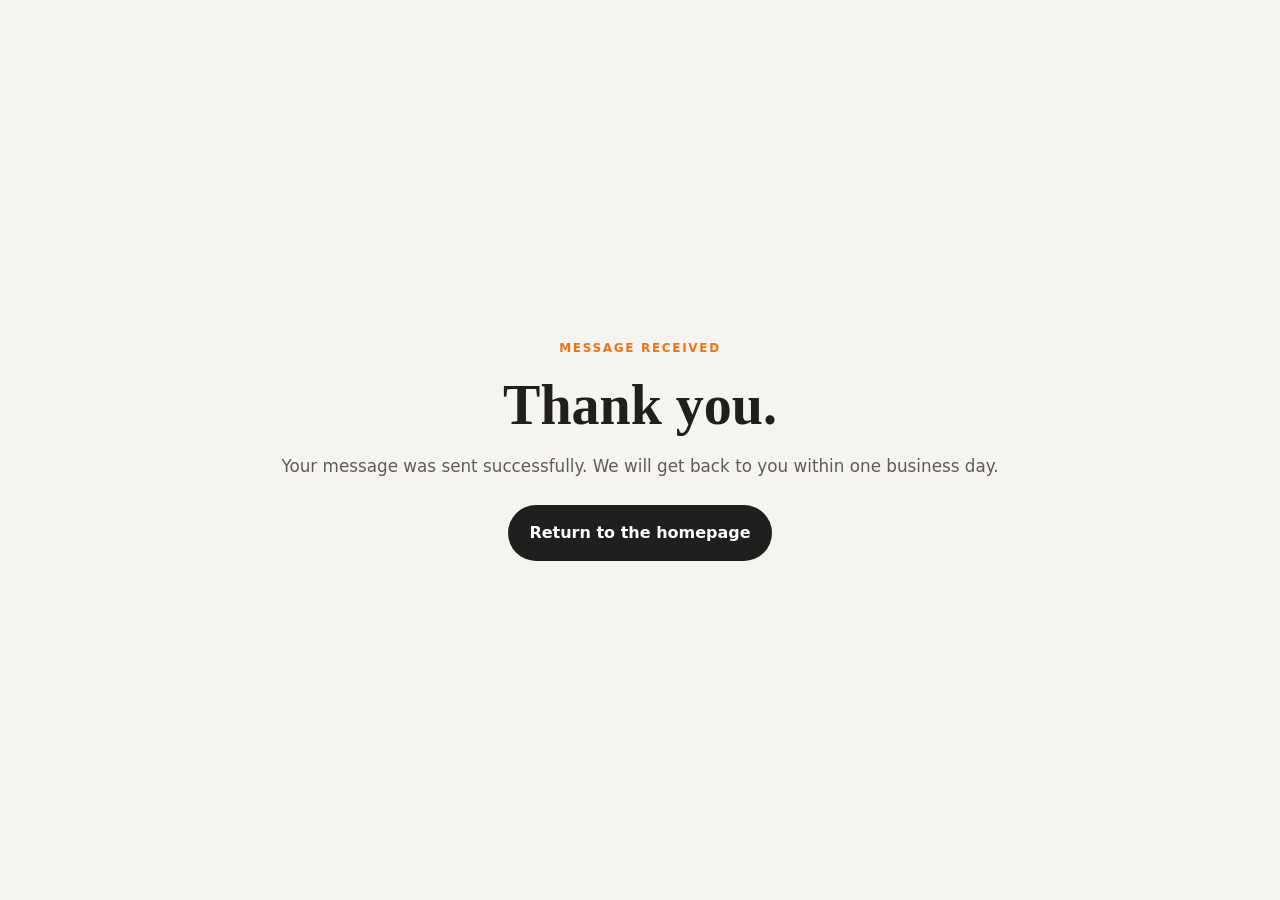
<file: thanks.html>
<!DOCTYPE html>
<html lang="en">
<head>
  <meta charset="UTF-8">
  <meta name="viewport" content="width=device-width, initial-scale=1.0">
  <title>Thanks | The Hive</title>
  <meta name="description" content="Thanks for reaching out to The Hive.">
  <link rel="stylesheet" href="/styles.css">
</head>
<body>
  <main class="section light" style="min-height: 100vh; display: grid; place-items: center;">
    <div class="wrap narrow-center">
      <p class="section-label">Message Received</p>
      <h1 style="font-size: clamp(2.2rem, 5vw, 3.5rem);">Thank you.</h1>
      <p class="section-intro" style="margin: 0 auto 1.5rem;">Your message was sent successfully. We will get back to you within one business day.</p>
      <a class="btn btn-dark" href="/">Return to the homepage</a>
    </div>
  </main>
</body>
</html>
</file>
<file: styles.css>
:root {
  --gold: #fbaf40;
  --gold-dark: #f27115;
  --gold-soft: #fef3e0;
  --ink: #211e1e;
  --ink-soft: #5f5b5b;
  --surface: #ffffff;
  --surface-alt: #f5f4f0;
  --surface-dark: #1b1717;
  --border: #e8e5de;
  --max: 1160px;
  --radius: 18px;
  --shadow: 0 16px 40px rgba(33, 30, 30, 0.08);
}

* { box-sizing: border-box; }
html { scroll-behavior: smooth; }
body {
  margin: 0;
  color: var(--ink);
  background: var(--surface);
  font-family: Inter, ui-sans-serif, system-ui, -apple-system, BlinkMacSystemFont, "Segoe UI", sans-serif;
  line-height: 1.6;
}
img { max-width: 100%; display: block; }
a { color: inherit; }
code {
  background: rgba(33, 30, 30, 0.06);
  padding: 0.15rem 0.35rem;
  border-radius: 6px;
  font-size: 0.95em;
}
.wrap {
  width: min(calc(100% - 2rem), var(--max));
  margin: 0 auto;
}
.narrow-center,
.cta-center {
  text-align: center;
}

.info-card ul,
.feature-list {
  padding-left: 1.1rem;
  margin: 1rem 0 0;
  text-align: left;
}

.info-card li,
.feature-list li {
  text-align: left;
}

.site-header {
  position: sticky;
  top: 0;
  z-index: 20;
  background: rgba(255, 255, 255, 0.96);
  backdrop-filter: blur(10px);
  border-bottom: 1px solid var(--border);
}
.header-inner {
  min-height: 92px;
  display: flex;
  align-items: center;
  justify-content: space-between;
  gap: 1rem;
}
.brand img,
.footer-logo {
  width: auto;
  height: 58px;
}
.site-nav {
  display: flex;
  align-items: center;
  gap: 1.1rem;
  flex-wrap: wrap;
  justify-content: flex-end;
}
.site-nav a {
  text-decoration: none;
  font-size: 0.95rem;
  color: var(--ink-soft);
}
.site-nav a:hover { color: var(--ink); }

.btn {
  display: inline-flex;
  align-items: center;
  justify-content: center;
  gap: 0.5rem;
  padding: 0.9rem 1.3rem;
  border-radius: 999px;
  text-decoration: none;
  font-weight: 700;
  border: 1px solid transparent;
  transition: transform 0.15s ease, background 0.2s ease, border-color 0.2s ease;
}
.btn:hover { transform: translateY(-1px); }
.btn-dark {
  background: var(--ink);
  color: #fff;
}
.btn-dark:hover { background: var(--gold-dark); }
.btn-gold {
  background: var(--gold);
  color: var(--ink);
}
.btn-gold:hover {
  background: var(--gold-dark);
  color: #fff;
}
.btn-outline {
  border-color: var(--border);
  color: var(--ink);
  background: transparent;
}
.btn-outline:hover { border-color: var(--ink); }
.btn-outline-light {
  border-color: rgba(255, 255, 255, 0.26);
  color: #fff;
  background: transparent;
}
.btn-outline-light:hover { border-color: #fff; }

.hero {
  padding: 4rem 0 3rem;
  background: linear-gradient(90deg, var(--surface-alt) 0%, var(--surface-alt) 58%, var(--gold) 58%, var(--gold) 100%);
}
.hero-grid {
  display: grid;
  grid-template-columns: minmax(0, 1.25fr) minmax(320px, 0.85fr);
  gap: 2rem;
  align-items: center;
}
.hero-copy {
  padding: 2.5rem 0;
}
.hero-emphasis {
  color: var(--gold-dark);
}
.eyebrow,
.section-label,
.on-dark.section-label {
  margin: 0 0 1rem;
  font-weight: 800;
  letter-spacing: 0.14em;
  text-transform: uppercase;
  font-size: 0.75rem;
}
.eyebrow,
.section-label { color: var(--gold-dark); }
.on-dark.section-label { color: var(--gold); }
h1,
h2,
h3 {
  margin: 0;
  font-family: Georgia, "Times New Roman", serif;
  line-height: 1.12;
}
h1 {
  font-size: clamp(2.4rem, 5vw, 4.25rem);
  margin-bottom: 1rem;
}
h2 {
  font-size: clamp(2rem, 4vw, 3rem);
  margin-bottom: 1rem;
}
h3 {
  font-size: 1.35rem;
  margin-bottom: 0.7rem;
}
.lead,
.section-intro {
  font-size: 1.05rem;
  color: var(--ink-soft);
  line-height: 1.7;
}

/* default intro spacing */
.section-intro {
  margin: 0;
}

/* SERVICES */
#services .section-intro {
  max-width: 120ch;
  text-align: left;
  border-left: 4px solid var(--gold);
  padding-left: 1rem;
  margin-top: 0.5rem;
}

/* WHO WE SERVE */
#audience .section-intro {
  max-width: 120ch;
  text-align: left;
  border-left: 4px solid var(--gold);
  padding-left: 1rem;
  margin-top: 0.5rem;
}

/* LEADERSHIP */
#team .section-intro {
  max-width: 120ch;
  text-align: left;
  border-left: 4px solid var(--gold);
  padding-left: 1rem;
  margin-top: 0.5rem;
}
.on-dark,
.on-dark a,
.on-dark p { color: #fff; }
.pill-row {
  display: flex;
  flex-wrap: wrap;
  gap: 0.6rem;
  margin: 1.5rem 0 2rem;
}
.pill-row span {
  background: #fff;
  border: 1px solid var(--border);
  border-radius: 999px;
  padding: 0.45rem 0.75rem;
  font-size: 0.9rem;
}
.hero-actions {
  display: flex;
  flex-wrap: wrap;
  gap: 0.9rem;
}
.hero-actions.center { justify-content: center; }
.hero-panel {
  background: rgba(255, 255, 255, 0.18);
  border: 1px solid rgba(255, 255, 255, 0.3);
  border-radius: 24px;
  padding: 1.5rem;
  box-shadow: var(--shadow);
}
.stat {
  background: rgba(255, 255, 255, 0.75);
  border-radius: 18px;
  padding: 1.2rem;
}
.stat + .stat { margin-top: 1rem; }
.stat strong {
  display: block;
  font-size: 1.8rem;
  margin-bottom: 0.4rem;
}
.quote-card p { margin: 0; font-style: italic; }

.proof-bar {
  background: var(--ink);
  color: rgba(255, 255, 255, 0.82);
  padding: 1rem 0;
}
.proof-grid {
  display: grid;
  grid-template-columns: repeat(3, minmax(0, 1fr));
  gap: 1rem;
}
.proof-grid strong { color: var(--gold); }

.section { padding: 5rem 0; }
.section.light { background: var(--surface-alt); }
.section.highlight { background: var(--surface-dark); }
.cta-band { background: var(--ink); }
.card-grid {
  display: grid;
  gap: 1.25rem;
  margin-top: 2rem;
}
.three-up { grid-template-columns: repeat(3, minmax(0, 1fr)); }
.four-up { grid-template-columns: repeat(4, minmax(0, 1fr)); }
.two-up { grid-template-columns: repeat(2, minmax(0, 1fr)); }

.info-card,
.audience-card,
.team-card,
.resource-card,
.booking-card,
.form-shell {
  background: #fff;
  border: 1px solid var(--border);
  border-radius: var(--radius);
  padding: 1.5rem;
  box-shadow: var(--shadow);
}
.team-card {
  display: flex;
  flex-direction: column;
}
.info-card ul,
.feature-list {
  padding-left: 1.1rem;
  margin: 1rem 0 0;
}
.card-number {
  margin: 0 0 0.5rem;
  color: var(--gold-dark);
  font-weight: 800;
}
.audience-grid h3 { font-size: 1.2rem; }
.team-card .role,
.resource-type {
  text-transform: uppercase;
  letter-spacing: 0.08em;
  color: var(--gold-dark);
  font-size: 0.8rem;
  font-weight: 800;
  margin-bottom: 0.75rem;
}

.steps-grid {
  display: grid;
  grid-template-columns: repeat(4, minmax(0, 1fr));
  gap: 1rem;
  margin-top: 2rem;
}
.steps-grid article {
  border: 1px solid var(--border);
  border-radius: var(--radius);
  padding: 1.4rem;
  background: #fff;
}
.steps-grid span {
  width: 2.8rem;
  height: 2.8rem;
  display: inline-grid;
  place-items: center;
  border-radius: 999px;
  background: var(--ink);
  color: #fff;
  font-weight: 800;
  margin-bottom: 0.9rem;
}

.split-grid {
  display: grid;
  grid-template-columns: minmax(0, 1fr) minmax(320px, 1fr);
  gap: 2rem;
  align-items: start;
}
.booking-grid {
  display: grid;
  gap: 1rem;
}
.booking-card p,
.note-box p,
.form-note { color: var(--ink-soft); }
.note-box {
  margin-top: 1.25rem;
  border: 1px solid rgba(255, 255, 255, 0.18);
  border-radius: 16px;
  padding: 1rem 1.1rem;
  color: #fff;
}
.feature-list.on-dark,
.feature-list.on-dark li,
.note-box p { color: rgba(255, 255, 255, 0.88); }

.contact-grid { align-items: start; }
.contact-details a { color: var(--gold-dark); }
.contact-form {
  display: grid;
  gap: 0.7rem;
}
.contact-form label {
  font-weight: 700;
  font-size: 0.96rem;
}
.contact-form input,
.contact-form textarea,
.contact-form select {
  width: 100%;
  border: 1px solid var(--border);
  border-radius: 12px;
  padding: 0.9rem 1rem;
  font: inherit;
  color: var(--ink);
  background: #fff;
}
.contact-form input:focus,
.contact-form textarea:focus,
.contact-form select:focus {
  outline: 2px solid rgba(242, 113, 21, 0.18);
  border-color: var(--gold-dark);
}
.form-note { margin: 0; font-size: 0.92rem; }
.team-actions {
  margin-top: auto;
  padding-top: 1rem;
}
.linkedin-link {
  display: inline-flex;
  align-items: center;
  gap: 0.5rem;
  text-decoration: none;
  color: #0A66C2;
  font-weight: 600;
  font-size: 0.95rem;
  transition: color 0.2s ease;
}
.linkedin-link:hover { color: #004182; }
.linkedin-icon {
  width: 20px;
  height: 20px;
  flex-shrink: 0;
  display: inline-block;
}
.footer-linkedin {
  display: inline-flex !important;
  align-items: center;
  gap: 0.5rem;
  margin-top: 0.25rem;
}
.bot-field-wrapper {
  display: none !important;
  visibility: hidden;
}
.sr-only {
  position: absolute;
  width: 1px;
  height: 1px;
  padding: 0;
  margin: -1px;
  overflow: hidden;
  clip: rect(0, 0, 0, 0);
  border: 0;
}

.site-footer {
  background: #141210;
  color: rgba(255, 255, 255, 0.8);
  padding: 3rem 0 1.5rem;
}
.footer-grid {
  display: grid;
  grid-template-columns: 1.4fr 1fr 1fr;
  gap: 2rem;
}
.site-footer h3 {
  font-size: 1rem;
  margin-bottom: 0.8rem;
  color: #fff;
}
.site-footer a {
  display: block;
  margin-bottom: 0.55rem;
  color: rgba(255, 255, 255, 0.78);
  text-decoration: none;
}
.site-footer a:hover { color: #fff; }
.footer-bottom {
  padding-top: 1.25rem;
  margin-top: 1.25rem;
  border-top: 1px solid rgba(255, 255, 255, 0.1);
}

/* TESTIMONIALS */
.testimonial-card {
  background: #fff;
  border: 1px solid var(--border);
  border-radius: var(--radius);
  padding: 2rem 1.75rem 1.75rem;
  box-shadow: var(--shadow);
  display: flex;
  flex-direction: column;
  gap: 0.75rem;
}
.testimonial-quote {
  font-family: Georgia, "Times New Roman", serif;
  font-size: 4rem;
  line-height: 1;
  color: var(--gold);
  margin-bottom: -0.5rem;
  user-select: none;
}
.testimonial-card blockquote {
  margin: 0;
  padding: 0;
  border: none;
}
.testimonial-card blockquote p {
  font-size: 1.05rem;
  line-height: 1.7;
  color: var(--ink);
  font-style: italic;
  margin: 0;
}
.testimonial-card cite {
  display: block;
  font-size: 0.85rem;
  font-weight: 700;
  color: var(--gold-dark);
  letter-spacing: 0.04em;
  font-style: normal;
  margin-top: auto;
}

@media (max-width: 980px) {
  .hero {
    background: var(--surface-alt);
  }
  .hero-panel {
    background: var(--gold);
    border-color: rgba(255, 255, 255, 0.3);
  }
  .hero-grid,
  .split-grid,
  .three-up,
  .four-up,
  .two-up,
  .steps-grid,
  .proof-grid,
  .footer-grid {
    grid-template-columns: 1fr;
  }
  .site-nav {
    gap: 0.75rem;
  }
}

@media (max-width: 720px) {
  .header-inner {
    min-height: auto;
    padding: 1rem 0;
    align-items: flex-start;
    flex-direction: column;
  }
  .site-nav {
    width: 100%;
    justify-content: flex-start;
  }
  .brand img,
  .footer-logo {
    height: 52px;
  }
  .section {
    padding: 4rem 0;
  }
}
</file>
<file: clients.css>
/* clients.css — page-specific styles for /clients
   Inherits all brand tokens and base styles from styles.css */

.proof-bar strong {
  color: var(--gold);
}

.clients-intro {
  border-left: 4px solid var(--gold);
  padding-left: 1rem;
  margin: 0 0 3rem;
  max-width: 58ch;
}

.cta-band .section-intro {
  max-width: 50ch;
  margin: 0 auto 2.5rem;
  text-align: center;
}

.hero-emphasis {
  color: var(--gold-dark);
}

/* ── Hex Grid ─────────────────────────────────────────────────────────────── */

@keyframes hexPop {
  0%   { opacity: 0; transform: scale(0.72); }
  65%  { transform: scale(1.05); }
  100% { opacity: 1; transform: scale(1); }
}

.hex-grid-outer {
  display: flex;
  justify-content: center;
  overflow: visible;
}

.hex-grid-container {
  position: relative;
  display: grid;
  grid-template-columns: repeat(7, 97px);
  grid-template-rows: 120px 158px;
  width: 679px;
  height: 318px;
  overflow: visible;
  isolation: isolate;
}

.hex-cell {
  position: relative;
  left: auto !important;
  top: auto !important;
  display: block;
  width: 180px;
  height: 158px;
  text-decoration: none;
  color: inherit;
  z-index: 1;
  cursor: pointer;
  animation: hexPop 0.6s cubic-bezier(.34, 1.46, .64, 1) both;
}

.hex-cell:nth-child(1) { grid-column: 1; grid-row: 1; animation-delay: 0.04s; }
.hex-cell:nth-child(2) { grid-column: 3; grid-row: 1; animation-delay: 0.14s; }
.hex-cell:nth-child(3) { grid-column: 5; grid-row: 1; animation-delay: 0.24s; }
.hex-cell:nth-child(4) { grid-column: 2; grid-row: 2; animation-delay: 0.34s; }
.hex-cell:nth-child(5) { grid-column: 4; grid-row: 2; animation-delay: 0.44s; }
.hex-cell:nth-child(6) { grid-column: 6; grid-row: 2; animation-delay: 0.54s; }

.hex-cell:hover,
.hex-cell:focus-visible {
  z-index: 50;
  outline: none;
}

.hex-cell svg {
  position: absolute;
  inset: 0;
  overflow: visible;
  transition: filter 0.3s ease;
  filter: drop-shadow(0 5px 14px rgba(33, 30, 30, 0.10));
}

.hex-cell:hover svg,
.hex-cell:focus-visible svg {
  filter: drop-shadow(0 14px 28px rgba(242, 113, 21, 0.30));
}

.hex-poly {
  fill: var(--surface);
  stroke: var(--border);
  stroke-width: 1.5;
  transition: fill 0.28s ease, stroke 0.28s ease;
}

.hex-cell:hover .hex-poly,
.hex-cell:focus-visible .hex-poly {
  fill: var(--gold-soft);
  stroke: var(--gold-dark);
}

.hex-content {
  position: absolute;
  left: 50%;
  top: 50%;
  width: 68%;
  display: flex;
  flex-direction: column;
  align-items: center;
  gap: 6px;
  transform: translate(-50%, -50%);
  transition: transform 0.28s cubic-bezier(.34, 1.46, .64, 1);
}

.hex-cell:hover .hex-content,
.hex-cell:focus-visible .hex-content {
  transform: translate(-50%, -52%);
}

.hex-logo {
  width: 100%;
  max-width: 100%;
  max-height: 62px;
  object-fit: contain;
  display: block;
}

.hex-fallback {
  display: none;
  font-weight: 800;
  font-size: 1.1rem;
  color: var(--ink-soft);
  letter-spacing: 0.05em;
  font-family: Inter, ui-sans-serif, system-ui, sans-serif;
  transition: color 0.25s;
}

.hex-content.logo-failed .hex-logo {
  display: none;
}

.hex-content.logo-failed .hex-fallback {
  display: block;
}

.hex-cell:hover .hex-fallback,
.hex-cell:focus-visible .hex-fallback {
  color: var(--gold-dark);
}

.hex-tooltip {
  position: absolute;
  left: 50%;
  bottom: -34px;
  transform: translateX(-50%) translateY(4px);
  white-space: nowrap;
  background: var(--ink);
  color: #fff;
  font-size: 0.72rem;
  font-weight: 600;
  padding: 5px 10px;
  border-radius: 999px;
  pointer-events: none;
  opacity: 0;
  transition: opacity 0.2s ease, transform 0.2s ease;
  letter-spacing: 0.02em;
  z-index: 120;
}

.hex-cell:hover .hex-tooltip,
.hex-cell:focus-visible .hex-tooltip {
  opacity: 1;
  transform: translateX(-50%) translateY(0);
}

.client-legend {
  display: flex;
  flex-wrap: wrap;
  justify-content: center;
  gap: 0.5rem;
  margin-top: 2.5rem;
}

.client-pill {
  font-size: 0.8rem;
  color: var(--ink-soft);
  background: var(--surface-alt);
  border: 1px solid var(--border);
  border-radius: 999px;
  padding: 0.3rem 0.75rem;
}

/* ── Engagement categories ───────────────────────────────────────────────── */

.engagement-grid {
  display: grid;
  grid-template-columns: repeat(3, minmax(0, 1fr));
  gap: 1.25rem;
  align-items: start;
}

.engagement-category {
  background: var(--surface);
  border: 1px solid var(--border);
  border-radius: var(--radius);
  overflow: hidden;
  box-shadow: var(--shadow);
}

.engagement-category-bottom {
  grid-column: 2;
}

.engagement-cat-header {
  padding: 1rem 1.4rem;
  border-bottom: 1px solid var(--border);
  display: flex;
  align-items: center;
  gap: 0.6rem;
}

.engagement-cat-header--workforce { background: #e8f0fe; }
.engagement-cat-header--policy { background: #edf6f1; }
.engagement-cat-header--leadership { background: #f3eefb; }
.engagement-cat-header--classification { background: #fef3e0; }

.engagement-cat-dot {
  width: 10px;
  height: 10px;
  border-radius: 50%;
  flex-shrink: 0;
}

.engagement-cat-dot--workforce { background: #1565c0; }
.engagement-cat-dot--policy { background: #2c6e49; }
.engagement-cat-dot--leadership { background: #7b5ea7; }
.engagement-cat-dot--classification { background: #f27115; }

.engagement-cat-label {
  font-weight: 800;
  font-size: 0.75rem;
  letter-spacing: 0.12em;
  text-transform: uppercase;
}

.engagement-cat-label--workforce { color: #1565c0; }
.engagement-cat-label--policy { color: #2c6e49; }
.engagement-cat-label--leadership { color: #7b5ea7; }
.engagement-cat-label--classification { color: #f27115; }

.engagement-row {
  padding: 0.9rem 1.4rem;
  border-bottom: 1px solid var(--border);
  display: flex;
  align-items: center;
  gap: 1rem;
  transition: transform 0.22s ease, box-shadow 0.22s ease;
}

.engagement-row:last-child {
  border-bottom: none;
}

.engagement-row:hover {
  transform: translateY(-4px);
  box-shadow: 0 22px 52px rgba(33, 30, 30, 0.13);
}

.engagement-bar {
  width: 3px;
  min-height: 2rem;
  align-self: stretch;
  border-radius: 99px;
  opacity: 0.35;
  flex-shrink: 0;
}

.engagement-bar--workforce { background: #1565c0; }
.engagement-bar--policy { background: #2c6e49; }
.engagement-bar--leadership { background: #7b5ea7; }
.engagement-bar--classification { background: #f27115; }

.engagement-client {
  font-size: 0.72rem;
  font-weight: 700;
  letter-spacing: 0.08em;
  text-transform: uppercase;
  color: var(--ink-soft);
  margin: 0 0 2px;
}

.engagement-title {
  font-family: Georgia, "Times New Roman", serif;
  font-size: 1rem;
  line-height: 1.3;
  color: var(--ink);
  margin: 0;
}

/* ── Responsive ──────────────────────────────────────────────────────────── */

@media (max-width: 980px) {
  .hex-grid-container {
    transform: scale(0.74);
    transform-origin: top center;
    margin-bottom: calc((318px * 0.74) - 318px);
  }

  .engagement-grid {
    grid-template-columns: 1fr;
  }

  .engagement-category-bottom {
    grid-column: auto;
  }
}

@media (max-width: 600px) {
  .hex-grid-container {
    transform: scale(0.52);
    transform-origin: top center;
    margin-bottom: calc((318px * 0.52) - 318px);
  }
}
</file>
